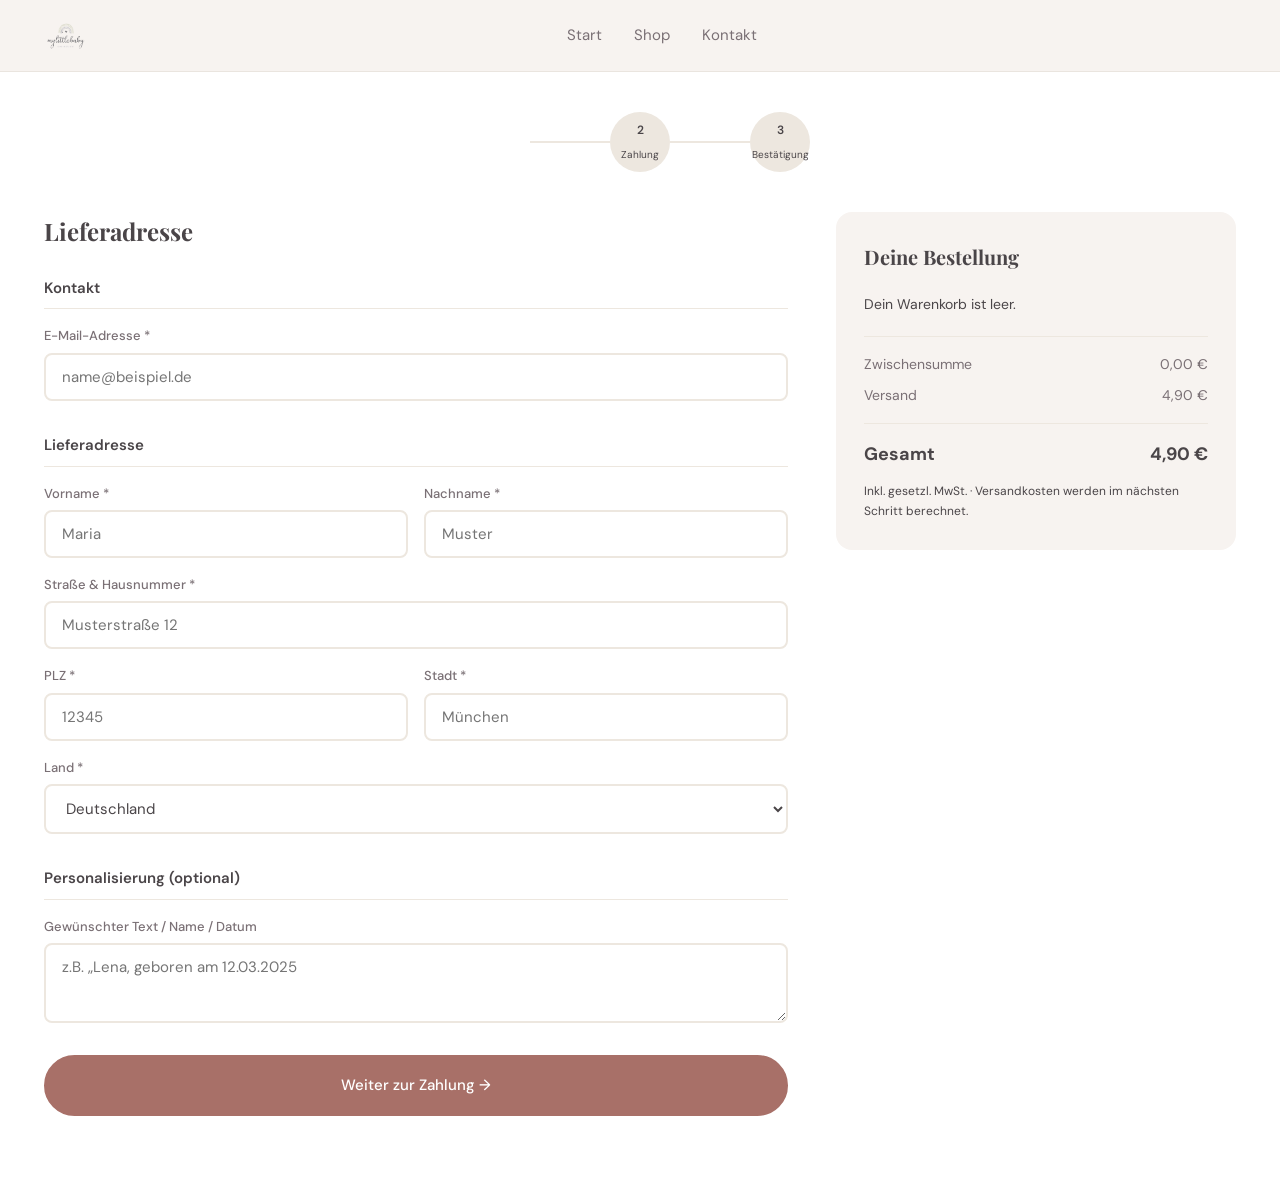
<file: checkout.html>
<!DOCTYPE html>
<html lang="de">
<head>
  <meta charset="UTF-8" />
  <meta name="viewport" content="width=device-width, initial-scale=1.0" />
  <title>Kasse – My Little Baby</title>
  <link rel="preconnect" href="https://fonts.googleapis.com" />
  <link rel="preconnect" href="https://fonts.gstatic.com" crossorigin />
  <link href="https://fonts.googleapis.com/css2?family=Playfair+Display:ital,wght@0,400;0,600;1,400&family=DM+Sans:wght@300;400;500&display=swap" rel="stylesheet" />
  <link rel="stylesheet" href="css/style.css" />
</head>
<body>

  <!-- NAV -->
  <header class="site-header" id="site-header">
    <nav class="nav container">
      <a href="index.html" class="nav__logo">
        <img src="images/MLB_CI-01.png" alt="My Little Baby" />
      </a>
      <ul class="nav__links">
        <li><a href="index.html" class="nav__link">Start</a></li>
        <li><a href="shop.html" class="nav__link">Shop</a></li>
        <li><a href="index.html#kontakt" class="nav__link">Kontakt</a></li>
      </ul>
      <div class="nav__actions">
        <button class="nav__toggle" id="navToggle" aria-label="Menü"><span></span><span></span><span></span></button>
      </div>
    </nav>
  </header>

  <!-- CHECKOUT PAGE -->
  <div class="checkout-page">
    <div class="container">
      <!-- Progress Steps -->
      <div style="display:flex;align-items:center;gap:0;margin-bottom:40px;justify-content:center;">
        <div class="step active" data-step="1">1<span>Adresse</span></div>
        <div class="step-line"></div>
        <div class="step" data-step="2">2<span>Zahlung</span></div>
        <div class="step-line"></div>
        <div class="step" data-step="3">3<span>Bestätigung</span></div>
      </div>

      <div class="checkout-layout">
        <!-- Form -->
        <div class="checkout-form">
          <!-- Step 1: Address -->
          <div id="step1">
            <h2>Lieferadresse</h2>
            <form id="addressForm">
              <div class="form-section">
                <h3>Kontakt</h3>
                <div class="form-group">
                  <label for="email">E-Mail-Adresse *</label>
                  <input type="email" id="email" name="email" placeholder="name@beispiel.de" required />
                </div>
              </div>
              <div class="form-section">
                <h3>Lieferadresse</h3>
                <div class="form-row">
                  <div class="form-group">
                    <label for="firstName">Vorname *</label>
                    <input type="text" id="firstName" name="firstName" placeholder="Maria" required />
                  </div>
                  <div class="form-group">
                    <label for="lastName">Nachname *</label>
                    <input type="text" id="lastName" name="lastName" placeholder="Muster" required />
                  </div>
                </div>
                <div class="form-group">
                  <label for="street">Straße & Hausnummer *</label>
                  <input type="text" id="street" name="street" placeholder="Musterstraße 12" required />
                </div>
                <div class="form-row">
                  <div class="form-group">
                    <label for="zip">PLZ *</label>
                    <input type="text" id="zip" name="zip" placeholder="12345" required pattern="[0-9]{5}" />
                  </div>
                  <div class="form-group">
                    <label for="city">Stadt *</label>
                    <input type="text" id="city" name="city" placeholder="München" required />
                  </div>
                </div>
                <div class="form-group">
                  <label for="country">Land *</label>
                  <select id="country" name="country" required>
                    <option value="DE">Deutschland</option>
                    <option value="AT">Österreich</option>
                    <option value="CH">Schweiz</option>
                  </select>
                </div>
              </div>
              <div class="form-section">
                <h3>Personalisierung (optional)</h3>
                <div class="form-group">
                  <label for="personalization">Gewünschter Text / Name / Datum</label>
                  <textarea id="personalization" name="personalization" placeholder="z.B. „Lena, geboren am 12.03.2025""></textarea>
                </div>
              </div>
              <button type="submit" class="btn btn--primary" style="width:100%;justify-content:center;padding:16px">Weiter zur Zahlung →</button>
            </form>
          </div>

          <!-- Step 2: Payment -->
          <div id="step2" style="display:none">
            <h2>Zahlungsmethode</h2>
            <form id="paymentForm">
              <div class="form-section">
                <h3>Wähle deine Zahlungsart</h3>
                <div class="payment-methods">
                  <label class="payment-method">
                    <input type="radio" name="payment" value="paypal" checked />
                    <label>🅿️ PayPal</label>
                  </label>
                  <label class="payment-method">
                    <input type="radio" name="payment" value="klarna" />
                    <label>🛍️ Klarna – Jetzt kaufen, später bezahlen</label>
                  </label>
                  <label class="payment-method">
                    <input type="radio" name="payment" value="card" />
                    <label>💳 Kreditkarte (Visa / Mastercard)</label>
                  </label>
                  <label class="payment-method">
                    <input type="radio" name="payment" value="transfer" />
                    <label>🏦 Überweisung</label>
                  </label>
                </div>
              </div>

              <div id="cardFields" style="display:none;" class="form-section">
                <h3>Kartendaten</h3>
                <div class="form-group">
                  <label>Karteninhaber</label>
                  <input type="text" placeholder="Max Mustermann" />
                </div>
                <div class="form-group">
                  <label>Kartennummer</label>
                  <input type="text" placeholder="•••• •••• •••• ••••" maxlength="19" />
                </div>
                <div class="form-row">
                  <div class="form-group">
                    <label>Gültig bis</label>
                    <input type="text" placeholder="MM/JJ" maxlength="5" />
                  </div>
                  <div class="form-group">
                    <label>CVC</label>
                    <input type="text" placeholder="•••" maxlength="4" />
                  </div>
                </div>
              </div>

              <div style="display:flex;gap:12px;margin-top:8px;">
                <button type="button" onclick="goStep(1)" class="btn btn--outline" style="flex:1">← Zurück</button>
                <button type="submit" class="btn btn--primary" style="flex:2;justify-content:center">Bestellung aufgeben →</button>
              </div>
            </form>
          </div>

          <!-- Step 3: Confirmation -->
          <div id="step3" style="display:none;text-align:center;padding:40px 0;">
            <div style="font-size:64px;margin-bottom:16px">🎉</div>
            <h2 style="font-family:var(--font-serif);font-size:32px;margin-bottom:12px">Vielen Dank für deine Bestellung!</h2>
            <p style="color:var(--text-light);margin-bottom:8px">Deine Bestellbestätigung wurde an deine E-Mail-Adresse geschickt.</p>
            <p style="color:var(--text-light);margin-bottom:32px">Wir bearbeiten deine Bestellung liebevoll und versenden in 2–4 Werktagen. 🌸</p>
            <a href="shop.html" class="btn btn--primary">Zurück zum Shop</a>
          </div>
        </div>

        <!-- Order Summary -->
        <aside class="order-summary">
          <h3>Deine Bestellung</h3>
          <div class="order-items" id="orderItems"></div>
          <hr class="order-summary-divider" />
          <div class="order-line"><span>Zwischensumme</span><span id="orderSubtotal">0,00 €</span></div>
          <div class="order-line"><span>Versand</span><span id="orderShipping">Kostenfrei ab 29 €</span></div>
          <hr class="order-summary-divider" />
          <div class="order-total"><span>Gesamt</span><span id="orderTotal">0,00 €</span></div>
          <p style="font-size:12px;color:var(--text-light);margin-top:12px">Inkl. gesetzl. MwSt. · Versandkosten werden im nächsten Schritt berechnet.</p>
        </aside>
      </div>
    </div>
  </div>

  <div class="toast" id="toast"></div>

  <style>
    .step{display:flex;flex-direction:column;align-items:center;gap:4px;font-size:12px;font-weight:600;width:60px;height:60px;border-radius:50%;background:var(--beige);color:var(--text-light);justify-content:center;transition:var(--transition)}
    .step span{font-size:10px;font-weight:400;display:block;width:60px;text-align:center;margin-top:2px}
    .step.active{background:var(--pink-dark);color:var(--white)}
    .step.done{background:var(--mint-dark);color:var(--white)}
    .step-line{flex:1;height:2px;background:var(--beige);max-width:80px}
  </style>

  <script src="js/products.js"></script>
  <script src="js/cart.js"></script>
  <script src="js/main.js"></script>
  <script src="js/checkout.js"></script>
</body>
</html>
</file>
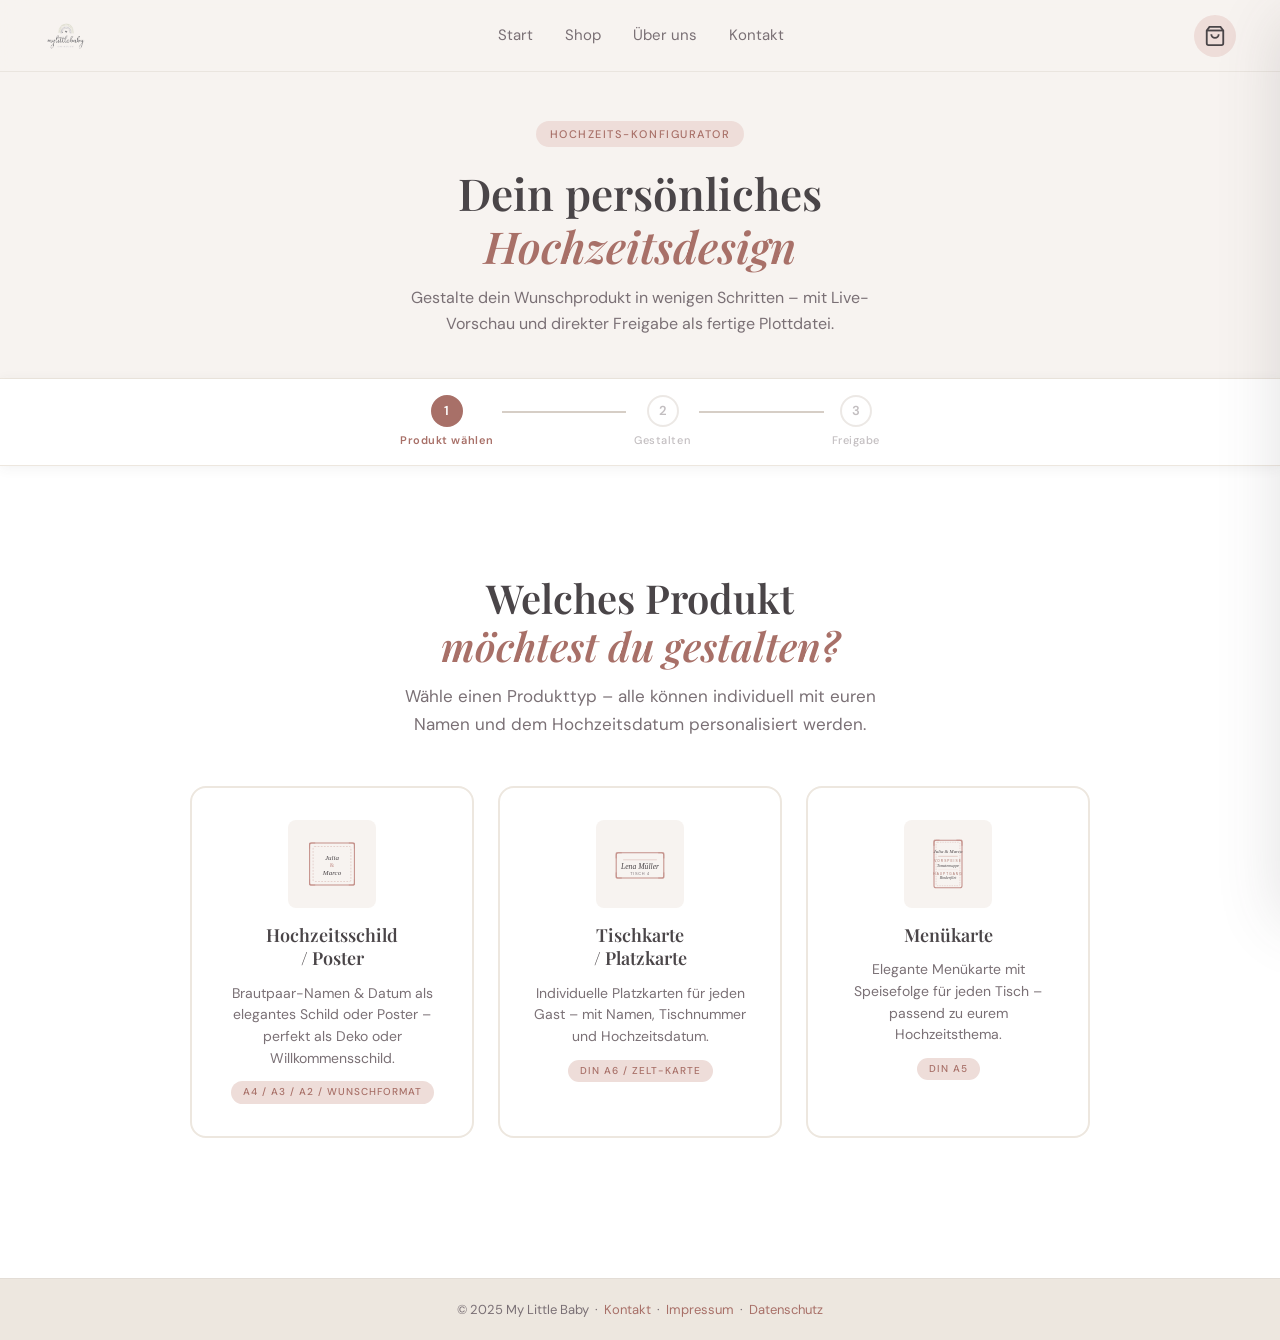
<file: configurator.html>
<!DOCTYPE html>
<html lang="de">
<head>
  <meta charset="UTF-8" />
  <meta name="viewport" content="width=device-width, initial-scale=1.0" />
  <title>Hochzeits-Konfigurator – My Little Baby</title>
  <meta name="description" content="Gestalte dein personalisiertes Hochzeitsprodukt – Live-Vorschau und direkte Freigabe als Plottdatei." />
  <link rel="preconnect" href="https://fonts.googleapis.com" />
  <link rel="preconnect" href="https://fonts.gstatic.com" crossorigin />
  <link href="https://fonts.googleapis.com/css2?family=Playfair+Display:ital,wght@0,400;0,600;1,400&family=DM+Sans:wght@300;400;500&display=swap" rel="stylesheet" />
  <link rel="stylesheet" href="css/style.css" />
  <link rel="stylesheet" href="css/configurator.css" />
</head>
<body>

  <!-- ─── NAVIGATION ─── -->
  <header class="site-header" id="site-header">
    <nav class="nav container">
      <a href="index.html" class="nav__logo">
        <img src="images/MLB_CI-01.png" alt="My Little Baby" />
      </a>
      <ul class="nav__links">
        <li><a href="index.html" class="nav__link">Start</a></li>
        <li><a href="shop.html" class="nav__link">Shop</a></li>
        <li><a href="index.html#ueber-uns" class="nav__link">Über uns</a></li>
        <li><a href="index.html#kontakt" class="nav__link">Kontakt</a></li>
      </ul>
      <div class="nav__actions">
        <button class="btn-cart" id="cartBtn" aria-label="Warenkorb">
          <svg width="22" height="22" viewBox="0 0 24 24" fill="none" stroke="currentColor" stroke-width="2">
            <path d="M6 2L3 6v14a2 2 0 002 2h14a2 2 0 002-2V6l-3-4z"/>
            <line x1="3" y1="6" x2="21" y2="6"/>
            <path d="M16 10a4 4 0 01-8 0"/>
          </svg>
          <span class="cart-count" id="cartCount">0</span>
        </button>
        <button class="nav__toggle" id="navToggle" aria-label="Menü">
          <span></span><span></span><span></span>
        </button>
      </div>
    </nav>
  </header>

  <!-- ─── HERO ─── -->
  <section class="cfg-hero">
    <div class="container">
      <span class="section__tag">Hochzeits-Konfigurator</span>
      <h1 class="cfg-hero__title">Dein persönliches<br /><em>Hochzeitsdesign</em></h1>
      <p class="cfg-hero__sub">Gestalte dein Wunschprodukt in wenigen Schritten – mit Live-Vorschau und direkter Freigabe als fertige Plottdatei.</p>
    </div>
  </section>

  <!-- ─── STEP INDICATOR ─── -->
  <div class="cfg-steps-bar">
    <div class="container">
      <div class="cfg-steps">
        <div class="cfg-step active" data-step="1">
          <span class="cfg-step__num">1</span>
          <span class="cfg-step__label">Produkt wählen</span>
        </div>
        <div class="cfg-step__line"></div>
        <div class="cfg-step" data-step="2">
          <span class="cfg-step__num">2</span>
          <span class="cfg-step__label">Gestalten</span>
        </div>
        <div class="cfg-step__line"></div>
        <div class="cfg-step" data-step="3">
          <span class="cfg-step__num">3</span>
          <span class="cfg-step__label">Freigabe</span>
        </div>
      </div>
    </div>
  </div>

  <!-- ─── MAIN ─── -->
  <main class="cfg-main" id="cfgMain">

    <!-- ══ PANEL 1: Produkttyp wählen ══ -->
    <div class="cfg-panel active" id="panel1">
      <div class="section" style="padding-top:48px">
        <div class="container">
          <div class="section__head">
            <h2 class="section__title">Welches Produkt<br /><em>möchtest du gestalten?</em></h2>
            <p class="section__sub">Wähle einen Produkttyp – alle können individuell mit euren Namen und dem Hochzeitsdatum personalisiert werden.</p>
          </div>

          <div class="cfg-type-grid">

            <!-- Hochzeitsschild -->
            <button class="cfg-type-card" data-type="schild">
              <div class="cfg-type-card__icon">
                <svg viewBox="0 0 80 80" fill="none" xmlns="http://www.w3.org/2000/svg">
                  <rect x="8" y="10" width="64" height="60" rx="3" stroke="#c4908a" stroke-width="1.5"/>
                  <rect x="13" y="15" width="54" height="50" rx="2" stroke="#c4908a" stroke-width="0.5" stroke-dasharray="2.5 2"/>
                  <path d="M8,18 L8,10 L16,10" stroke="#c4908a" stroke-width="1.2" fill="none"/>
                  <path d="M64,10 L72,10 L72,18" stroke="#c4908a" stroke-width="1.2" fill="none"/>
                  <path d="M8,62 L8,70 L16,70" stroke="#c4908a" stroke-width="1.2" fill="none"/>
                  <path d="M64,70 L72,70 L72,62" stroke="#c4908a" stroke-width="1.2" fill="none"/>
                  <text x="40" y="34" text-anchor="middle" font-family="Georgia,serif" font-size="10" font-style="italic" fill="#4a4548">Julia</text>
                  <text x="40" y="44" text-anchor="middle" font-family="Georgia,serif" font-size="8" fill="#c4908a">&amp;</text>
                  <text x="40" y="55" text-anchor="middle" font-family="Georgia,serif" font-size="10" font-style="italic" fill="#4a4548">Marco</text>
                </svg>
              </div>
              <h3>Hochzeitsschild<br />/ Poster</h3>
              <p>Brautpaar-Namen &amp; Datum als elegantes Schild oder Poster – perfekt als Deko oder Willkommensschild.</p>
              <span class="cfg-type-card__tag">A4 / A3 / A2 / Wunschformat</span>
            </button>

            <!-- Tischkarte -->
            <button class="cfg-type-card" data-type="tischkarte">
              <div class="cfg-type-card__icon">
                <svg viewBox="0 0 80 80" fill="none" xmlns="http://www.w3.org/2000/svg">
                  <rect x="6" y="24" width="68" height="36" rx="3" stroke="#c4908a" stroke-width="1.5"/>
                  <path d="M6,32 L6,24 L14,24" stroke="#c4908a" stroke-width="1.2" fill="none"/>
                  <path d="M66,24 L74,24 L74,32" stroke="#c4908a" stroke-width="1.2" fill="none"/>
                  <path d="M6,52 L6,60 L14,60" stroke="#c4908a" stroke-width="1.2" fill="none"/>
                  <path d="M66,60 L74,60 L74,52" stroke="#c4908a" stroke-width="1.2" fill="none"/>
                  <line x1="16" y1="34" x2="64" y2="34" stroke="#c4908a" stroke-width="0.5"/>
                  <text x="40" y="47" text-anchor="middle" font-family="Georgia,serif" font-size="11" font-style="italic" fill="#4a4548">Lena Müller</text>
                  <text x="40" y="56" text-anchor="middle" font-family="sans-serif" font-size="5.5" letter-spacing="1" fill="#7a7075">TISCH 4</text>
                </svg>
              </div>
              <h3>Tischkarte<br />/ Platzkarte</h3>
              <p>Individuelle Platzkarten für jeden Gast – mit Namen, Tischnummer und Hochzeitsdatum.</p>
              <span class="cfg-type-card__tag">DIN A6 / Zelt-Karte</span>
            </button>

            <!-- Menükarte -->
            <button class="cfg-type-card" data-type="menue">
              <div class="cfg-type-card__icon">
                <svg viewBox="0 0 80 80" fill="none" xmlns="http://www.w3.org/2000/svg">
                  <rect x="20" y="6" width="40" height="68" rx="3" stroke="#c4908a" stroke-width="1.5"/>
                  <rect x="23" y="9" width="34" height="62" rx="2" stroke="#c4908a" stroke-width="0.4" stroke-dasharray="2 1.5"/>
                  <path d="M20,14 L20,6 L28,6" stroke="#c4908a" stroke-width="1.2" fill="none"/>
                  <path d="M52,6 L60,6 L60,14" stroke="#c4908a" stroke-width="1.2" fill="none"/>
                  <text x="40" y="24" text-anchor="middle" font-family="Georgia,serif" font-size="7" font-style="italic" fill="#4a4548">Julia &amp; Marco</text>
                  <line x1="26" y1="29" x2="54" y2="29" stroke="#c4908a" stroke-width="0.6"/>
                  <text x="40" y="37" text-anchor="middle" font-family="sans-serif" font-size="4.5" letter-spacing="1.5" fill="#a87068">VORSPEISE</text>
                  <text x="40" y="44" text-anchor="middle" font-family="Georgia,serif" font-size="5.5" font-style="italic" fill="#4a4548">Tomatensuppe</text>
                  <line x1="26" y1="48" x2="54" y2="48" stroke="#eeddd9" stroke-width="0.5"/>
                  <text x="40" y="55" text-anchor="middle" font-family="sans-serif" font-size="4.5" letter-spacing="1.5" fill="#a87068">HAUPTGANG</text>
                  <text x="40" y="62" text-anchor="middle" font-family="Georgia,serif" font-size="5.5" font-style="italic" fill="#4a4548">Rinderfilet</text>
                </svg>
              </div>
              <h3>Menükarte</h3>
              <p>Elegante Menükarte mit Speisefolge für jeden Tisch – passend zu eurem Hochzeitsthema.</p>
              <span class="cfg-type-card__tag">DIN A5</span>
            </button>

          </div>
        </div>
      </div>
    </div>

    <!-- ══ PANEL 2: Formular + Live-Vorschau ══ -->
    <div class="cfg-panel" id="panel2">
      <div class="cfg-workspace">

        <!-- Form column -->
        <div class="cfg-form-col">
          <div class="cfg-form-inner">
            <button class="cfg-back-btn" id="backBtn1">← Produkt wechseln</button>
            <h2 class="cfg-form__title" id="formTitle">Dein Hochzeitsprodukt</h2>
            <p class="cfg-form__subtitle" id="formSubtitle"></p>
            <div id="formFields"></div>
            <div class="cfg-form-actions">
              <button class="btn btn--primary btn--full" id="toStep3Btn">Vorschau bestätigen →</button>
            </div>
          </div>
        </div>

        <!-- Preview column -->
        <div class="cfg-preview-col">
          <div class="cfg-preview-wrap">
            <span class="cfg-preview-label">Live-Vorschau</span>
            <div class="cfg-preview-box" id="svgPreview" aria-live="polite"></div>
            <p class="cfg-preview-hint">Die Vorschau aktualisiert sich automatisch beim Tippen</p>
          </div>
        </div>

      </div>
    </div>

    <!-- ══ PANEL 3: Freigabe ══ -->
    <div class="cfg-panel" id="panel3">
      <div class="cfg-approval">
        <button class="cfg-back-btn" id="backBtn2">← Zurück zum Bearbeiten</button>

        <div class="section__head" style="margin-bottom:32px">
          <h2 class="section__title">Dein Design –<br /><em>bereit zur Freigabe?</em></h2>
        </div>
        <p class="cfg-approval__sub">Bitte überprüfe alle Angaben sorgfältig. Nach der Freigabe wird die fertige Plottdatei direkt an uns in Dropbox übermittelt.</p>

        <!-- SVG preview -->
        <div class="cfg-approval__preview" id="approvalPreview"></div>

        <!-- Order summary -->
        <div class="cfg-summary" id="orderSummary"></div>

        <!-- Customer contact -->
        <div class="cfg-customer-form">
          <h3>Deine Kontaktdaten</h3>
          <div class="cfg-field-row">
            <div class="cfg-field">
              <label for="custName">Dein Name <span class="cfg-req">*</span></label>
              <input type="text" id="custName" class="cfg-input" placeholder="Vorname Nachname" autocomplete="name" required />
            </div>
            <div class="cfg-field">
              <label for="custEmail">E-Mail-Adresse <span class="cfg-req">*</span></label>
              <input type="email" id="custEmail" class="cfg-input" placeholder="deine@email.de" autocomplete="email" required />
            </div>
          </div>
          <div class="cfg-field">
            <label for="custNote">Anmerkungen (optional)</label>
            <textarea id="custNote" class="cfg-input cfg-textarea" rows="3" placeholder="Besondere Wünsche, Wunschformat-Angaben, Farbwünsche …"></textarea>
          </div>
        </div>

        <div style="text-align:center;margin-top:8px">
          <button class="btn btn--primary" id="approveBtn" style="font-size:16px;padding:16px 44px">
            ✓ Design freigeben &amp; Datei übermitteln
          </button>
          <p class="cfg-approval__legal">Mit der Freigabe bestätigst du, dass alle Angaben korrekt sind. Die fertige SVG-Plottdatei wird direkt in unseren Dropbox-Ordner übertragen.</p>
        </div>
      </div>
    </div>

    <!-- ══ PANEL 4: Erfolg ══ -->
    <div class="cfg-panel" id="panel4">
      <div class="cfg-success">
        <div class="cfg-success__icon">✓</div>
        <h2 class="section__title" style="text-align:center">Freigabe erteilt –<br /><em>Vielen Dank!</em></h2>
        <p class="cfg-success__sub">Dein Design wurde erfolgreich übermittelt. Wir melden uns bald bei dir!</p>

        <div class="cfg-success__details" id="successDetails"></div>

        <div class="cfg-success__actions">
          <button class="btn btn--primary" id="downloadBtn" style="display:none">
            SVG-Datei herunterladen
          </button>
          <a href="shop.html" class="btn btn--outline">Zurück zum Shop</a>
        </div>

        <p class="cfg-success__note">
          Tipp: Öffne die SVG-Datei in Inkscape oder Adobe Illustrator und konvertiere die Texte in Pfade (Strg+Shift+C), bevor du die Datei auf deinen Plotter überträgst.
        </p>
      </div>
    </div>

  </main>

  <!-- ─── FOOTER ─── -->
  <footer class="cfg-footer">
    <div class="container">
      <p>© 2025 My Little Baby &nbsp;·&nbsp; <a href="index.html#kontakt">Kontakt</a> &nbsp;·&nbsp; <a href="#">Impressum</a> &nbsp;·&nbsp; <a href="#">Datenschutz</a></p>
    </div>
  </footer>

  <!-- Cart drawer (shared) -->
  <div class="cart-overlay" id="cartOverlay"></div>
  <aside class="cart-drawer" id="cartDrawer">
    <div class="cart-drawer__head">
      <h3>Dein Warenkorb</h3>
      <button class="cart-drawer__close" id="cartClose">✕</button>
    </div>
    <div class="cart-drawer__items" id="cartItems"></div>
    <div class="cart-drawer__foot">
      <div class="cart-total">
        <span>Gesamt</span>
        <span id="cartTotal">0,00 €</span>
      </div>
      <a href="checkout.html" class="btn btn--primary btn--full" id="checkoutBtn">Zur Kasse →</a>
      <button class="btn btn--ghost btn--full" id="continueBtn">Weiter einkaufen</button>
    </div>
  </aside>
  <div class="toast" id="toast"></div>

  <script src="js/cart.js"></script>
  <script src="js/configurator.js"></script>
</body>
</html>
</file>
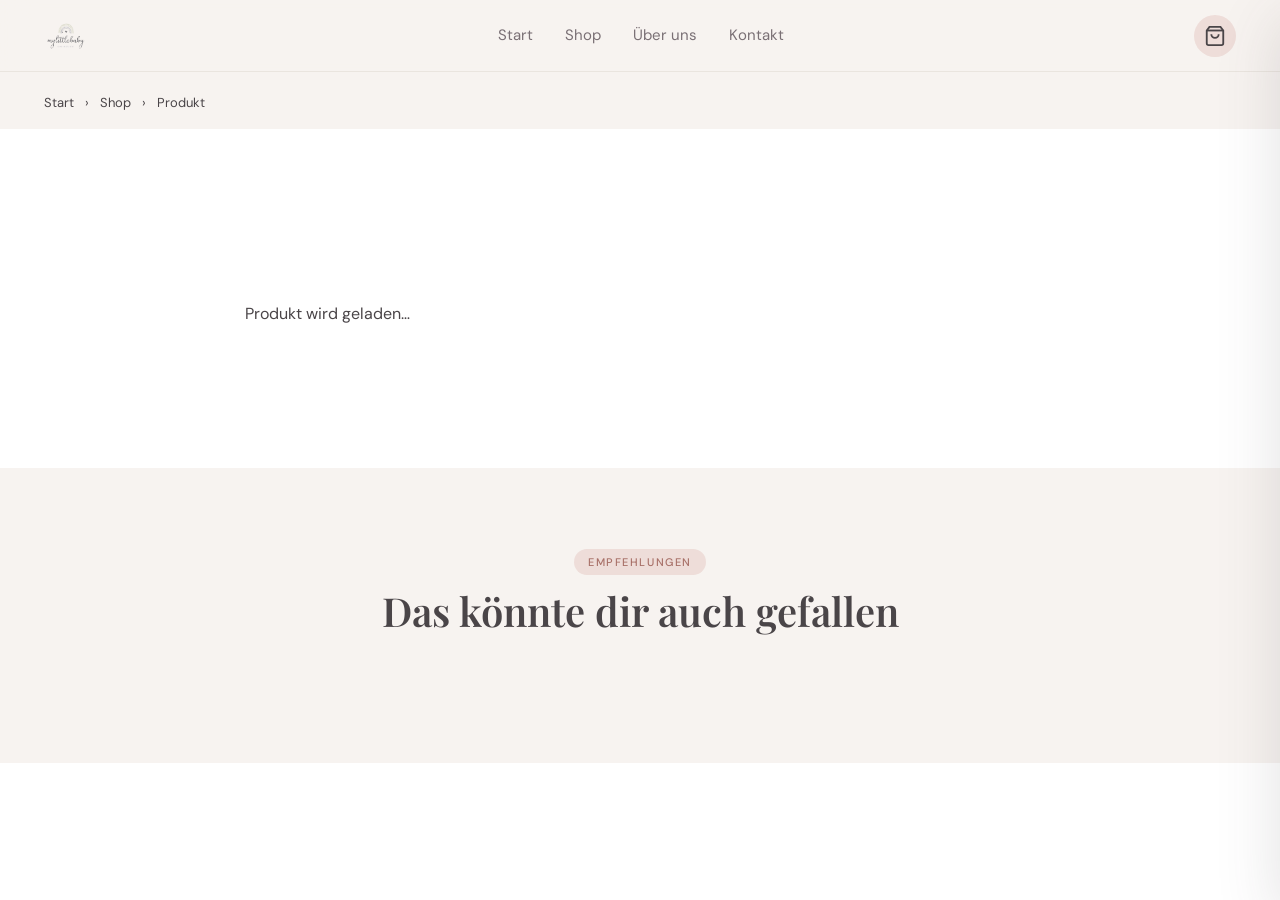
<file: product.html>
<!DOCTYPE html>
<html lang="de">
<head>
  <meta charset="UTF-8" />
  <meta name="viewport" content="width=device-width, initial-scale=1.0" />
  <title>Produkt – My Little Baby</title>
  <link rel="preconnect" href="https://fonts.googleapis.com" />
  <link rel="preconnect" href="https://fonts.gstatic.com" crossorigin />
  <link href="https://fonts.googleapis.com/css2?family=Playfair+Display:ital,wght@0,400;0,600;1,400&family=DM+Sans:wght@300;400;500&display=swap" rel="stylesheet" />
  <link rel="stylesheet" href="css/style.css" />
</head>
<body>

  <!-- NAV -->
  <header class="site-header" id="site-header">
    <nav class="nav container">
      <a href="index.html" class="nav__logo">
        <img src="images/MLB_CI-01.png" alt="My Little Baby" />
      </a>
      <ul class="nav__links">
        <li><a href="index.html" class="nav__link">Start</a></li>
        <li><a href="shop.html" class="nav__link">Shop</a></li>
        <li><a href="index.html#ueber-uns" class="nav__link">Über uns</a></li>
        <li><a href="index.html#kontakt" class="nav__link">Kontakt</a></li>
      </ul>
      <div class="nav__actions">
        <button class="btn-cart" id="cartBtn" aria-label="Warenkorb">
          <svg width="22" height="22" viewBox="0 0 24 24" fill="none" stroke="currentColor" stroke-width="2"><path d="M6 2L3 6v14a2 2 0 002 2h14a2 2 0 002-2V6l-3-4z"/><line x1="3" y1="6" x2="21" y2="6"/><path d="M16 10a4 4 0 01-8 0"/></svg>
          <span class="cart-count" id="cartCount">0</span>
        </button>
        <button class="nav__toggle" id="navToggle" aria-label="Menü">
          <span></span><span></span><span></span>
        </button>
      </div>
    </nav>
  </header>

  <!-- BREADCRUMB -->
  <div style="padding:calc(var(--header-h) + 20px) 0 0; background:var(--cream);">
    <div class="container" style="padding-bottom:16px;">
      <nav style="font-size:13px; color:var(--text-light);">
        <a href="index.html" style="color:var(--text-light)">Start</a>
        <span style="margin:0 8px">›</span>
        <a href="shop.html" style="color:var(--text-light)">Shop</a>
        <span style="margin:0 8px">›</span>
        <span id="breadcrumbName" style="color:var(--text)">Produkt</span>
      </nav>
    </div>
  </div>

  <!-- PRODUCT DETAIL -->
  <section class="product-detail">
    <div class="container">
      <div class="product-detail__inner" id="productDetail">
        <div style="text-align:center; padding:60px; color:var(--text-light)">Produkt wird geladen…</div>
      </div>
    </div>
  </section>

  <!-- RELATED PRODUCTS -->
  <section class="section section--light">
    <div class="container">
      <div class="section__head">
        <span class="section__tag">Empfehlungen</span>
        <h2 class="section__title">Das könnte dir auch gefallen</h2>
      </div>
      <div class="product-grid" id="relatedGrid"></div>
    </div>
  </section>

  <!-- CART DRAWER -->
  <div class="cart-overlay" id="cartOverlay"></div>
  <aside class="cart-drawer" id="cartDrawer">
    <div class="cart-drawer__head">
      <h3>Dein Warenkorb</h3>
      <button class="cart-drawer__close" id="cartClose">✕</button>
    </div>
    <div class="cart-drawer__items" id="cartItems"></div>
    <div class="cart-drawer__foot">
      <div class="cart-total"><span>Gesamt</span><span id="cartTotal">0,00 €</span></div>
      <p class="cart-shipping">Versandkosten werden im Checkout berechnet</p>
      <a href="checkout.html" class="btn btn--primary btn--full" id="checkoutBtn">Zur Kasse →</a>
      <button class="btn btn--ghost btn--full" id="continueBtn" style="color:var(--text);">Weiter einkaufen</button>
    </div>
  </aside>
  <div class="toast" id="toast"></div>

  <script src="js/products.js"></script>
  <script src="js/cart.js"></script>
  <script src="js/main.js"></script>
  <script src="js/product.js"></script>
</body>
</html>
</file>
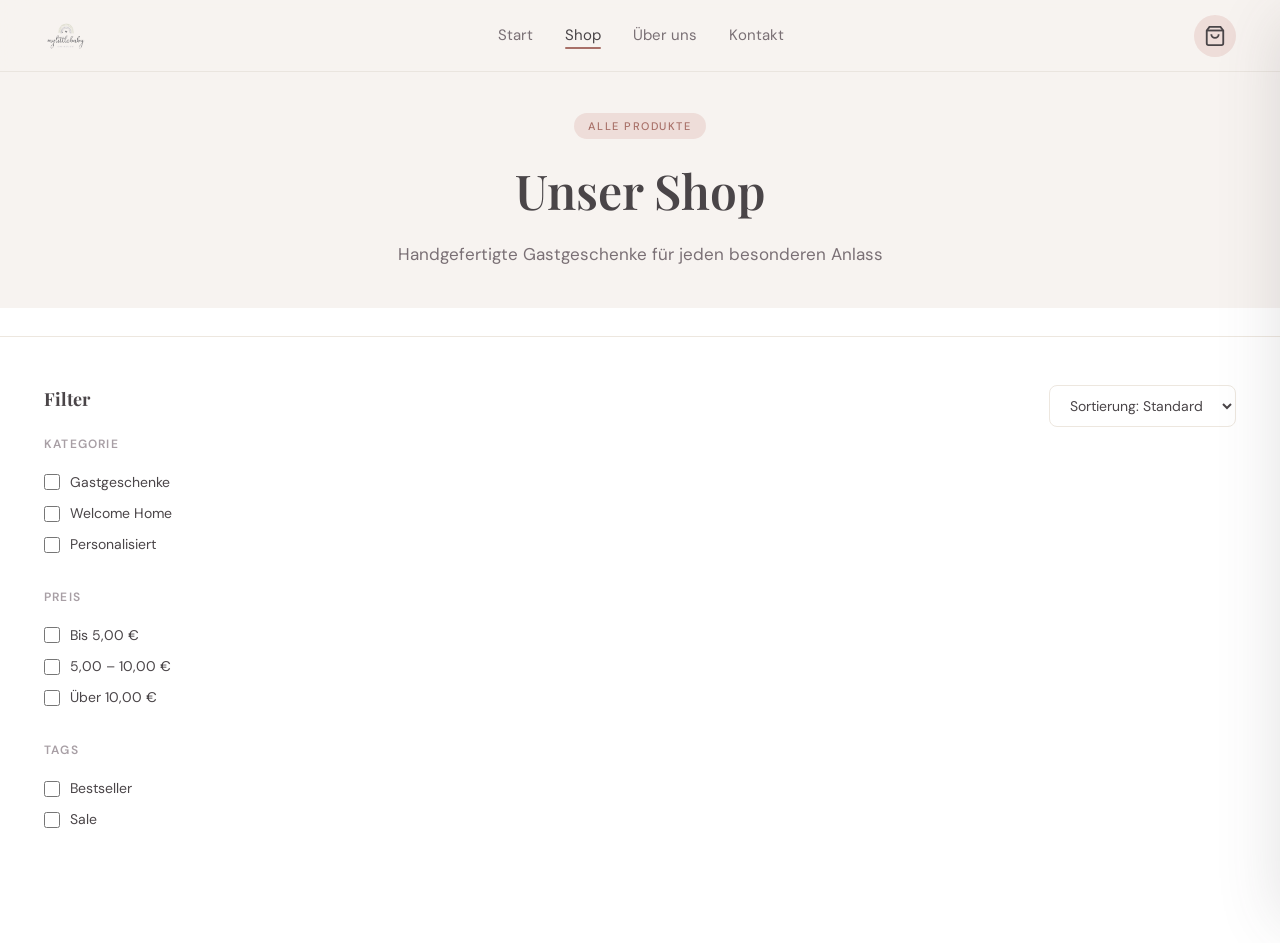
<file: shop.html>
<!DOCTYPE html>
<html lang="de">
<head>
  <meta charset="UTF-8" />
  <meta name="viewport" content="width=device-width, initial-scale=1.0" />
  <title>Shop – My Little Baby</title>
  <link rel="preconnect" href="https://fonts.googleapis.com" />
  <link rel="preconnect" href="https://fonts.gstatic.com" crossorigin />
  <link href="https://fonts.googleapis.com/css2?family=Playfair+Display:ital,wght@0,400;0,600;1,400&family=DM+Sans:wght@300;400;500&display=swap" rel="stylesheet" />
  <link rel="stylesheet" href="css/style.css" />
</head>
<body>

  <!-- NAV -->
  <header class="site-header" id="site-header">
    <nav class="nav container">
      <a href="index.html" class="nav__logo">
        <img src="images/MLB_CI-01.png" alt="My Little Baby" />
      </a>
      <ul class="nav__links">
        <li><a href="index.html" class="nav__link">Start</a></li>
        <li><a href="shop.html" class="nav__link active">Shop</a></li>
        <li><a href="index.html#ueber-uns" class="nav__link">Über uns</a></li>
        <li><a href="index.html#kontakt" class="nav__link">Kontakt</a></li>
      </ul>
      <div class="nav__actions">
        <button class="btn-cart" id="cartBtn" aria-label="Warenkorb">
          <svg width="22" height="22" viewBox="0 0 24 24" fill="none" stroke="currentColor" stroke-width="2"><path d="M6 2L3 6v14a2 2 0 002 2h14a2 2 0 002-2V6l-3-4z"/><line x1="3" y1="6" x2="21" y2="6"/><path d="M16 10a4 4 0 01-8 0"/></svg>
          <span class="cart-count" id="cartCount">0</span>
        </button>
        <button class="nav__toggle" id="navToggle" aria-label="Menü">
          <span></span><span></span><span></span>
        </button>
      </div>
    </nav>
  </header>

  <!-- SHOP HERO -->
  <section class="shop-hero">
    <div class="container">
      <span class="section__tag">Alle Produkte</span>
      <h1>Unser Shop</h1>
      <p>Handgefertigte Gastgeschenke für jeden besonderen Anlass</p>
    </div>
  </section>

  <!-- CATEGORY FILTER PILLS -->
  <div style="background:var(--white); border-bottom:1px solid var(--beige); position:sticky; top:72px; z-index:50;">
    <div class="container" style="padding-top:14px; padding-bottom:14px;">
      <div id="catPills" style="display:flex; gap:10px; flex-wrap:wrap;"></div>
    </div>
  </div>

  <!-- SHOP LAYOUT -->
  <div class="container">
    <div class="shop-layout">
      <!-- Sidebar -->
      <aside class="filter-sidebar">
        <h3>Filter</h3>
        <div class="filter-group">
          <h4>Kategorie</h4>
          <label class="filter-option"><input type="checkbox" value="gastgeschenk" class="filter-cat" /> Gastgeschenke</label>
          <label class="filter-option"><input type="checkbox" value="welcome-home" class="filter-cat" /> Welcome Home</label>
          <label class="filter-option"><input type="checkbox" value="personalisiert" class="filter-cat" /> Personalisiert</label>
        </div>
        <div class="filter-group">
          <h4>Preis</h4>
          <label class="filter-option"><input type="checkbox" value="0-5" class="filter-price" /> Bis 5,00 €</label>
          <label class="filter-option"><input type="checkbox" value="5-10" class="filter-price" /> 5,00 – 10,00 €</label>
          <label class="filter-option"><input type="checkbox" value="10-100" class="filter-price" /> Über 10,00 €</label>
        </div>
        <div class="filter-group">
          <h4>Tags</h4>
          <label class="filter-option"><input type="checkbox" value="bestseller" class="filter-tag" /> Bestseller</label>
          <label class="filter-option"><input type="checkbox" value="sale" class="filter-tag" /> Sale</label>
        </div>
      </aside>

      <!-- Main -->
      <main class="shop-main">
        <div class="shop-toolbar">
          <span class="shop-count" id="shopCount"></span>
          <select class="shop-sort" id="shopSort">
            <option value="default">Sortierung: Standard</option>
            <option value="price-asc">Preis: Aufsteigend</option>
            <option value="price-desc">Preis: Absteigend</option>
            <option value="rating">Beste Bewertung</option>
          </select>
        </div>
        <div class="product-grid" id="shopGrid"></div>
      </main>
    </div>
  </div>

  <!-- CART DRAWER -->
  <div class="cart-overlay" id="cartOverlay"></div>
  <aside class="cart-drawer" id="cartDrawer">
    <div class="cart-drawer__head">
      <h3>Dein Warenkorb</h3>
      <button class="cart-drawer__close" id="cartClose">✕</button>
    </div>
    <div class="cart-drawer__items" id="cartItems"></div>
    <div class="cart-drawer__foot">
      <div class="cart-total"><span>Gesamt</span><span id="cartTotal">0,00 €</span></div>
      <p class="cart-shipping">Versandkosten werden im Checkout berechnet</p>
      <a href="checkout.html" class="btn btn--primary btn--full" id="checkoutBtn">Zur Kasse →</a>
      <button class="btn btn--ghost btn--full" id="continueBtn" style="color:var(--text);">Weiter einkaufen</button>
    </div>
  </aside>
  <div class="toast" id="toast"></div>

  <script src="js/products.js"></script>
  <script src="js/cart.js"></script>
  <script src="js/main.js"></script>
  <script src="js/shop.js"></script>
</body>
</html>
</file>
<file: css/style.css>
/* ══════════════════════════════════════════════
   My Little Baby – Stylesheet
   CI: Warm Scandi-Neutral (Dusty Rose, Beige, Warm-Grau)
   ══════════════════════════════════════════════ */

/* ─── TOKENS ─── */
:root {
  --rose:        #c4908a;
  --rose-dark:   #a87068;
  --rose-light:  #eeddd9;
  --mauve:       #d4b5b0;
  --taupe:       #b5a99a;
  --taupe-light: #d6cec6;
  --lavender:    #9e9bc4;
  --sage:        #a8b5a0;
  --cream:       #f7f3f0;
  --beige:       #ede7df;
  --elephant:    #e3ddd6;
  --white:       #ffffff;
  --gray-dark:   #4a4548;
  --gray-mid:    #7a7075;
  --gray-light:  #a89fa5;
  --shadow-sm:   0 2px 12px rgba(74,69,72,.07);
  --shadow-md:   0 8px 32px rgba(74,69,72,.11);
  --shadow-lg:   0 20px 60px rgba(74,69,72,.16);
  --radius-sm:   8px;
  --radius-md:   16px;
  --radius-lg:   24px;
  --transition:  .3s cubic-bezier(.4,0,.2,1);
  --font-serif:  'Playfair Display', Georgia, serif;
  --font-sans:   'DM Sans', system-ui, sans-serif;
  --max-w:       1240px;
  --header-h:    72px;
}

/* ─── RESET ─── */
*, *::before, *::after { box-sizing: border-box; margin: 0; padding: 0; }
html { scroll-behavior: smooth; }
body {
  font-family: var(--font-sans);
  font-size: 16px;
  line-height: 1.65;
  color: var(--gray-dark);
  background: var(--white);
  overflow-x: hidden;
}
img, video { max-width: 100%; height: auto; display: block; }
a { color: inherit; text-decoration: none; }
ul { list-style: none; }
button { cursor: pointer; border: none; background: none; font: inherit; }

/* ─── UTILITIES ─── */
.container { width: 100%; max-width: var(--max-w); margin: 0 auto; padding: 0 24px; }
.section { padding: 80px 0; }
.section--light { background: var(--cream); }
.section--beige { background: var(--beige); }
.section--elephant { background: var(--elephant); }

.section__head { text-align: center; margin-bottom: 48px; }
.section__tag {
  display: inline-block;
  font-size: 11px;
  font-weight: 500;
  letter-spacing: .14em;
  text-transform: uppercase;
  color: var(--rose-dark);
  background: var(--rose-light);
  padding: 4px 14px;
  border-radius: 999px;
  margin-bottom: 12px;
}
.section__title {
  font-family: var(--font-serif);
  font-size: clamp(26px, 4vw, 40px);
  font-weight: 600;
  color: var(--gray-dark);
  line-height: 1.2;
  margin-bottom: 12px;
}
.section__title em { font-style: italic; color: var(--rose-dark); }
.section__sub { color: var(--gray-mid); font-size: 17px; max-width: 480px; margin: 0 auto; }
.section__cta { text-align: center; margin-top: 40px; }

/* ─── BUTTONS ─── */
.btn {
  display: inline-flex; align-items: center; gap: 8px;
  padding: 13px 28px;
  border-radius: 999px;
  font-size: 15px; font-weight: 500; font-family: var(--font-sans);
  transition: var(--transition);
  cursor: pointer; border: 2px solid transparent;
  white-space: nowrap;
}
.btn--primary { background: var(--rose-dark); color: var(--white); border-color: var(--rose-dark); }
.btn--primary:hover { background: #96605a; border-color: #96605a; transform: translateY(-2px); box-shadow: var(--shadow-md); }
.btn--ghost {
  background: rgba(255,255,255,.16); color: var(--white);
  border-color: rgba(255,255,255,.45); backdrop-filter: blur(8px);
}
.btn--ghost:hover { background: rgba(255,255,255,.26); }
.btn--outline { background: transparent; color: var(--rose-dark); border-color: var(--rose-dark); }
.btn--outline:hover { background: var(--rose-light); }
.btn--full { width: 100%; justify-content: center; }

/* ─── HEADER / NAV ─── */
.site-header {
  position: fixed; top: 0; left: 0; right: 0;
  z-index: 100; height: var(--header-h);
  background: rgba(247,243,240,.94);
  backdrop-filter: blur(16px);
  border-bottom: 1px solid rgba(181,169,154,.2);
  transition: box-shadow var(--transition);
}
.site-header.scrolled { box-shadow: var(--shadow-sm); }

.nav {
  height: 100%; display: flex; align-items: center;
  justify-content: space-between; gap: 24px;
}
.nav__logo {
  display: flex; align-items: center; gap: 10px;
  font-family: var(--font-serif); font-size: 19px; font-weight: 600; color: var(--gray-dark);
}
.nav__logo img { height: 44px; width: auto; }
.nav__logo-text { line-height: 1.1; }
.nav__logo-text small { display: block; font-family: var(--font-sans); font-size: 10px; letter-spacing: .12em; text-transform: uppercase; color: var(--gray-light); font-weight: 400; }

.nav__links { display: flex; align-items: center; gap: 32px; }
.nav__link {
  font-size: 15px; font-weight: 400; color: var(--gray-mid);
  transition: color var(--transition); position: relative;
}
.nav__link::after {
  content: ''; position: absolute; bottom: -4px; left: 0;
  width: 0; height: 2px; background: var(--rose-dark);
  border-radius: 2px; transition: width var(--transition);
}
.nav__link:hover, .nav__link.active { color: var(--gray-dark); }
.nav__link:hover::after, .nav__link.active::after { width: 100%; }

.nav__actions { display: flex; align-items: center; gap: 16px; }

.btn-cart {
  position: relative; width: 42px; height: 42px;
  display: flex; align-items: center; justify-content: center;
  border-radius: 50%; background: var(--rose-light); color: var(--gray-dark);
  transition: var(--transition);
}
.btn-cart:hover { background: var(--rose-dark); color: var(--white); }
.cart-count {
  position: absolute; top: -4px; right: -4px;
  width: 18px; height: 18px; font-size: 10px; font-weight: 700;
  background: var(--gray-dark); color: var(--white);
  border-radius: 50%; display: flex; align-items: center; justify-content: center;
  opacity: 0; transform: scale(0); transition: var(--transition);
}
.cart-count.visible { opacity: 1; transform: scale(1); }

.nav__toggle { display: none; flex-direction: column; gap: 5px; width: 28px; }
.nav__toggle span { display: block; height: 2px; background: var(--gray-dark); border-radius: 2px; transition: var(--transition); }

/* ─── HERO ─── */
.hero {
  position: relative; min-height: 100svh;
  display: flex; align-items: center;
  padding-top: var(--header-h); overflow: hidden;
}
.hero__media { position: absolute; inset: 0; }
.hero__video { width: 100%; height: 100%; object-fit: cover; object-position: center; }
.hero__overlay {
  position: absolute; inset: 0;
  background: linear-gradient(135deg,
    rgba(74,69,72,.62) 0%,
    rgba(74,69,72,.30) 50%,
    rgba(196,144,138,.18) 100%);
}
.hero__content {
  position: relative; z-index: 2; max-width: 640px;
  color: var(--white); padding: 60px 0;
}
.hero__tag {
  display: inline-block;
  background: rgba(255,255,255,.16);
  backdrop-filter: blur(12px);
  border: 1px solid rgba(255,255,255,.28);
  border-radius: 999px; padding: 6px 18px;
  font-size: 12px; font-weight: 500; letter-spacing: .08em;
  margin-bottom: 20px;
}
.hero__title {
  font-family: var(--font-serif);
  font-size: clamp(38px, 5.5vw, 68px);
  font-weight: 600; line-height: 1.1; margin-bottom: 20px;
}
.hero__title em { font-style: italic; color: var(--mauve); }
.hero__sub {
  font-size: 17px; line-height: 1.6;
  color: rgba(255,255,255,.82); margin-bottom: 36px; max-width: 480px;
}
.hero__cta { display: flex; gap: 14px; flex-wrap: wrap; }
.hero__scroll {
  position: absolute; bottom: 32px; right: 40px; z-index: 2;
  display: flex; flex-direction: column; align-items: center; gap: 10px;
  color: rgba(255,255,255,.5); font-size: 11px; letter-spacing: .1em;
  text-transform: uppercase; writing-mode: vertical-rl;
}
.hero__scroll-line { width: 1px; height: 48px; background: linear-gradient(to bottom, rgba(255,255,255,.4), transparent); }

/* ─── TRUST BAR ─── */
.trust-bar { background: var(--white); border-bottom: 1px solid var(--beige); }
.trust-bar__inner {
  display: flex; align-items: center; justify-content: center;
  gap: 40px; padding: 20px 24px; flex-wrap: wrap;
}
.trust-item { display: flex; align-items: center; gap: 10px; font-size: 14px; font-weight: 500; color: var(--gray-mid); }
.trust-item svg { color: var(--rose-dark); flex-shrink: 0; }

/* ─── PRODUCT GRID ─── */
.product-grid { display: grid; grid-template-columns: repeat(auto-fill, minmax(260px, 1fr)); gap: 28px; }

.product-card {
  background: var(--white); border-radius: var(--radius-md);
  overflow: hidden; box-shadow: var(--shadow-sm);
  transition: var(--transition); display: flex; flex-direction: column; cursor: pointer;
}
.product-card:hover { transform: translateY(-6px); box-shadow: var(--shadow-md); }

.product-card__img {
  position: relative; aspect-ratio: 1; overflow: hidden; background: var(--cream);
}
.product-card__img img { width: 100%; height: 100%; object-fit: cover; transition: transform .5s ease; }
.product-card:hover .product-card__img img { transform: scale(1.05); }

.product-card__badge {
  position: absolute; top: 12px; left: 12px;
  background: var(--rose-dark); color: var(--white);
  font-size: 11px; font-weight: 600; padding: 3px 10px; border-radius: 999px;
}
.product-card__badge--new { background: var(--sage); }
.product-card__wish {
  position: absolute; top: 10px; right: 10px;
  width: 34px; height: 34px; background: white; border-radius: 50%;
  display: flex; align-items: center; justify-content: center;
  font-size: 16px; box-shadow: var(--shadow-sm);
  transition: var(--transition); opacity: 0;
}
.product-card:hover .product-card__wish { opacity: 1; }
.product-card__wish.active { opacity: 1; }

.product-card__body { padding: 18px 20px; flex: 1; display: flex; flex-direction: column; }
.product-card__cat { font-size: 11px; font-weight: 500; text-transform: uppercase; letter-spacing: .1em; color: var(--rose-dark); margin-bottom: 4px; }
.product-card__name { font-family: var(--font-serif); font-size: 16px; font-weight: 600; color: var(--gray-dark); margin-bottom: 6px; line-height: 1.35; }
.product-card__stars { font-size: 12px; color: #c4906a; margin-bottom: 4px; }
.product-card__stars span { color: var(--gray-light); font-size: 11px; margin-left: 4px; }
.product-card__foot {
  display: flex; align-items: center; justify-content: space-between;
  margin-top: auto; padding-top: 12px; border-top: 1px solid var(--beige);
}
.product-card__price { font-family: var(--font-serif); font-size: 18px; font-weight: 600; color: var(--gray-dark); }
.product-card__price .old { font-size: 13px; color: var(--gray-light); text-decoration: line-through; margin-right: 6px; font-weight: 400; font-family: var(--font-sans); }
.product-card__price .from { font-size: 11px; color: var(--gray-light); font-family: var(--font-sans); font-weight: 400; }

.btn-add {
  width: 36px; height: 36px; border-radius: 50%;
  background: var(--rose-light); color: var(--gray-dark);
  display: flex; align-items: center; justify-content: center;
  font-size: 20px; transition: var(--transition); line-height: 1;
}
.btn-add:hover { background: var(--rose-dark); color: var(--white); }

/* ─── BRAND STORY ─── */
.brand-story { padding: 80px 0; background: var(--beige); }
.brand-story__inner { display: grid; grid-template-columns: 1fr 1fr; gap: 64px; align-items: center; }
.brand-story__image { position: relative; border-radius: var(--radius-lg); overflow: visible; }
.brand-story__image img { width: 100%; border-radius: var(--radius-lg); box-shadow: var(--shadow-lg); }
.brand-story__badge {
  position: absolute; bottom: -20px; right: -20px;
  background: var(--rose-dark); color: var(--white);
  border-radius: var(--radius-md); padding: 16px 24px;
  text-align: center; box-shadow: var(--shadow-md);
}
.badge-num { display: block; font-family: var(--font-serif); font-size: 32px; font-weight: 600; line-height: 1; }
.badge-label { font-size: 12px; opacity: .85; }
.brand-story__text { display: flex; flex-direction: column; gap: 16px; }
.brand-story__text .section__title { text-align: left; }
.brand-story__text .section__tag { align-self: flex-start; }
.brand-story__text p { color: var(--gray-mid); }

/* ─── CATEGORIES ─── */
.category-grid { display: grid; grid-template-columns: repeat(4, 1fr); gap: 20px; }
.category-card {
  border-radius: var(--radius-md); overflow: hidden;
  position: relative; display: flex; flex-direction: column;
  transition: var(--transition); box-shadow: var(--shadow-sm); text-decoration: none;
}
.category-card:hover { transform: translateY(-4px); box-shadow: var(--shadow-md); }
.category-card__img { aspect-ratio: 3/4; overflow: hidden; }
.category-card__img img { width: 100%; height: 100%; object-fit: cover; transition: transform .5s ease; }
.category-card:hover .category-card__img img { transform: scale(1.05); }
.category-card__body { padding: 16px; color: var(--gray-dark); }
.category-card__body h3 { font-family: var(--font-serif); font-size: 17px; margin-bottom: 4px; }
.category-card__body span { font-size: 13px; color: var(--gray-mid); }
.category-card--rose   { background: var(--rose-light); }
.category-card--beige  { background: var(--beige); }
.category-card--taupe  { background: var(--elephant); }
.category-card--lavender { background: #e8e7f3; }

/* ─── VIDEO SECTION ─── */
.video-section { position: relative; overflow: hidden; background: var(--gray-dark); }
.video-strip {
  display: grid; grid-template-columns: 1fr 1fr; gap: 0;
  min-height: 520px;
}
.video-strip__media { position: relative; overflow: hidden; }
.video-strip__media video,
.video-strip__media img { width: 100%; height: 100%; object-fit: cover; }
.video-strip__media::after {
  content: ''; position: absolute; inset: 0;
  background: linear-gradient(to right, rgba(74,69,72,.5), rgba(74,69,72,.1));
}
.video-strip__content {
  background: var(--gray-dark); color: var(--white);
  display: flex; flex-direction: column; justify-content: center;
  padding: 64px 56px;
}
.video-strip__content .section__tag { background: rgba(196,144,138,.3); color: var(--mauve); align-self: flex-start; }
.video-strip__content h2 { font-family: var(--font-serif); font-size: clamp(28px, 3.5vw, 42px); margin-bottom: 16px; line-height: 1.2; }
.video-strip__content h2 em { font-style: italic; color: var(--mauve); }
.video-strip__content p { color: rgba(255,255,255,.72); font-size: 16px; margin-bottom: 28px; line-height: 1.7; }

/* ─── TESTIMONIALS ─── */
.testimonial-grid { display: grid; grid-template-columns: repeat(3, 1fr); gap: 24px; }
.testimonial {
  background: var(--white); border-radius: var(--radius-md);
  padding: 28px; border: 1px solid var(--beige);
}
.testimonial__stars { font-size: 16px; color: #c4906a; margin-bottom: 12px; }
.testimonial p { color: var(--gray-mid); font-size: 15px; line-height: 1.65; margin-bottom: 16px; font-style: italic; }
.testimonial__author { font-size: 13px; font-weight: 500; color: var(--gray-dark); }

/* ─── NEWSLETTER ─── */
.newsletter {
  background: linear-gradient(135deg, var(--rose-light) 0%, var(--elephant) 100%);
  padding: 80px 0;
}
.newsletter__inner { text-align: center; max-width: 540px; margin: 0 auto; }
.newsletter__icon { font-size: 40px; margin-bottom: 16px; }
.newsletter h2 { font-family: var(--font-serif); font-size: 30px; font-weight: 600; color: var(--gray-dark); margin-bottom: 10px; }
.newsletter p { color: var(--gray-mid); margin-bottom: 28px; }
.newsletter__form {
  display: flex; gap: 12px;
  background: var(--white); border-radius: 999px;
  padding: 6px 6px 6px 20px; box-shadow: var(--shadow-md);
}
.newsletter__form input { flex: 1; border: none; outline: none; font-family: var(--font-sans); font-size: 15px; background: transparent; color: var(--gray-dark); min-width: 0; }
.newsletter__hint { font-size: 12px; color: var(--gray-mid); margin-top: 14px; margin-bottom: 0; }

/* ─── FOOTER ─── */
.footer { background: var(--gray-dark); color: var(--white); padding: 64px 0 0; }
.footer__inner { display: grid; grid-template-columns: 2fr 1fr 1fr 1fr; gap: 48px; padding-bottom: 48px; border-bottom: 1px solid rgba(255,255,255,.1); }
.footer__brand .nav__logo img { height: 40px; filter: brightness(0) invert(1) opacity(.85); }
.footer__brand p { color: rgba(255,255,255,.55); font-size: 14px; margin-top: 12px; line-height: 1.6; }
.footer__social { display: flex; gap: 12px; margin-top: 20px; }
.footer__social a {
  width: 38px; height: 38px; border-radius: 50%;
  background: rgba(255,255,255,.1); display: flex; align-items: center; justify-content: center;
  color: rgba(255,255,255,.65); transition: var(--transition);
}
.footer__social a:hover { background: var(--rose-dark); color: var(--white); }
.footer__links h4 { font-size: 12px; font-weight: 600; letter-spacing: .1em; text-transform: uppercase; color: rgba(255,255,255,.45); margin-bottom: 16px; }
.footer__links li { margin-bottom: 10px; }
.footer__links a { font-size: 14px; color: rgba(255,255,255,.65); transition: color var(--transition); }
.footer__links a:hover { color: var(--white); }
.footer__bottom { padding: 20px 0; }
.footer__bottom .container { display: flex; align-items: center; justify-content: space-between; flex-wrap: wrap; gap: 12px; }
.footer__bottom p { font-size: 13px; color: rgba(255,255,255,.35); }
.footer__pay { display: flex; align-items: center; gap: 12px; }
.footer__pay img { height: 22px; width: auto; filter: brightness(0) invert(1) opacity(.4); }

/* ─── CART DRAWER ─── */
.cart-overlay {
  position: fixed; inset: 0; background: rgba(74,69,72,.4);
  z-index: 199; opacity: 0; pointer-events: none;
  transition: opacity var(--transition); backdrop-filter: blur(4px);
}
.cart-overlay.open { opacity: 1; pointer-events: all; }
.cart-drawer {
  position: fixed; top: 0; right: 0; width: 400px; max-width: 95vw;
  height: 100%; background: var(--white); z-index: 200;
  display: flex; flex-direction: column;
  transform: translateX(100%); transition: transform var(--transition);
  box-shadow: var(--shadow-lg);
}
.cart-drawer.open { transform: translateX(0); }
.cart-drawer__head { display: flex; align-items: center; justify-content: space-between; padding: 20px 24px; border-bottom: 1px solid var(--beige); }
.cart-drawer__head h3 { font-family: var(--font-serif); font-size: 20px; }
.cart-drawer__close { font-size: 18px; color: var(--gray-light); width: 32px; height: 32px; border-radius: 50%; display: flex; align-items: center; justify-content: center; transition: var(--transition); }
.cart-drawer__close:hover { background: var(--beige); }
.cart-drawer__items { flex: 1; overflow-y: auto; padding: 20px 24px; display: flex; flex-direction: column; gap: 16px; }
.cart-empty { text-align: center; padding: 48px 0; color: var(--gray-mid); }
.cart-empty-icon { font-size: 48px; margin-bottom: 12px; }
.cart-item { display: flex; gap: 14px; align-items: flex-start; }
.cart-item__img { width: 72px; height: 72px; border-radius: var(--radius-sm); overflow: hidden; flex-shrink: 0; background: var(--cream); }
.cart-item__img img { width: 100%; height: 100%; object-fit: cover; }
.cart-item__info { flex: 1; min-width: 0; }
.cart-item__name { font-size: 14px; font-weight: 500; color: var(--gray-dark); margin-bottom: 4px; }
.cart-item__price { font-family: var(--font-serif); font-weight: 600; color: var(--rose-dark); }
.cart-item__qty { display: flex; align-items: center; gap: 8px; margin-top: 8px; }
.cart-item__qty button { width: 26px; height: 26px; border-radius: 50%; background: var(--beige); font-size: 16px; display: flex; align-items: center; justify-content: center; transition: var(--transition); }
.cart-item__qty button:hover { background: var(--rose-light); }
.cart-item__qty span { font-size: 14px; font-weight: 600; min-width: 20px; text-align: center; }
.cart-item__remove { font-size: 16px; color: var(--gray-light); transition: var(--transition); }
.cart-item__remove:hover { color: var(--rose-dark); }
.cart-drawer__foot { padding: 20px 24px; border-top: 1px solid var(--beige); display: flex; flex-direction: column; gap: 12px; }
.cart-total { display: flex; justify-content: space-between; align-items: center; font-size: 17px; font-weight: 600; }
.cart-shipping { font-size: 12px; color: var(--gray-light); text-align: center; }

/* ─── TOAST ─── */
.toast {
  position: fixed; bottom: 24px; left: 50%;
  transform: translateX(-50%) translateY(80px);
  background: var(--gray-dark); color: var(--white);
  padding: 12px 24px; border-radius: 999px; font-size: 14px; font-weight: 500;
  z-index: 300; opacity: 0; transition: all .35s cubic-bezier(.4,0,.2,1);
  white-space: nowrap; pointer-events: none;
}
.toast.show { opacity: 1; transform: translateX(-50%) translateY(0); }

/* ─── SHOP PAGE ─── */
.shop-hero { padding: calc(var(--header-h) + 40px) 0 40px; background: var(--cream); text-align: center; }
.shop-hero h1 { font-family: var(--font-serif); font-size: clamp(30px, 5vw, 48px); font-weight: 600; margin-bottom: 10px; }
.shop-hero p { color: var(--gray-mid); font-size: 17px; }

.shop-layout { display: grid; grid-template-columns: 240px 1fr; gap: 40px; padding: 48px 0 80px; }
.filter-sidebar h3 { font-family: var(--font-serif); font-size: 18px; margin-bottom: 20px; }
.filter-group { margin-bottom: 28px; }
.filter-group h4 { font-size: 12px; font-weight: 600; text-transform: uppercase; letter-spacing: .1em; color: var(--gray-light); margin-bottom: 12px; }
.filter-option { display: flex; align-items: center; gap: 10px; font-size: 14px; color: var(--gray-dark); cursor: pointer; padding: 4px 0; transition: color var(--transition); }
.filter-option:hover { color: var(--rose-dark); }
.filter-option input[type="checkbox"] { accent-color: var(--rose-dark); width: 16px; height: 16px; }
.shop-toolbar { display: flex; align-items: center; justify-content: space-between; margin-bottom: 28px; flex-wrap: wrap; gap: 12px; }
.shop-count { color: var(--gray-light); font-size: 14px; }
.shop-sort { padding: 10px 16px; border: 1px solid var(--beige); border-radius: var(--radius-sm); font-family: var(--font-sans); font-size: 14px; color: var(--gray-dark); background: var(--white); cursor: pointer; outline: none; }
.shop-sort:focus { border-color: var(--rose-dark); }

/* ─── PRODUCT DETAIL ─── */
.product-detail { padding: calc(var(--header-h) + 40px) 0 80px; }
.product-detail__inner { display: grid; grid-template-columns: 1fr 1fr; gap: 60px; align-items: start; }
.product-gallery { display: flex; flex-direction: column; gap: 12px; }
.product-gallery__main { aspect-ratio: 1; border-radius: var(--radius-lg); overflow: hidden; background: var(--cream); }
.product-gallery__main img { width: 100%; height: 100%; object-fit: cover; }
.product-gallery__thumbs { display: flex; gap: 10px; }
.product-gallery__thumb { width: 72px; height: 72px; border-radius: var(--radius-sm); overflow: hidden; cursor: pointer; border: 2px solid transparent; transition: var(--transition); background: var(--cream); }
.product-gallery__thumb.active { border-color: var(--rose-dark); }
.product-gallery__thumb img { width: 100%; height: 100%; object-fit: cover; }
.product-info { position: sticky; top: calc(var(--header-h) + 24px); }
.product-info__cat { font-size: 11px; text-transform: uppercase; letter-spacing: .12em; color: var(--rose-dark); font-weight: 500; margin-bottom: 8px; }
.product-info__name { font-family: var(--font-serif); font-size: clamp(24px, 3vw, 34px); font-weight: 600; margin-bottom: 12px; line-height: 1.2; }
.product-info__stars { display: flex; align-items: center; gap: 8px; font-size: 13px; color: var(--gray-light); margin-bottom: 16px; }
.product-info__stars .stars { color: #c4906a; font-size: 16px; }
.product-info__price { font-family: var(--font-serif); font-size: 30px; font-weight: 600; color: var(--gray-dark); margin-bottom: 8px; }
.product-info__desc { color: var(--gray-mid); font-size: 15px; line-height: 1.75; margin-bottom: 24px; }
.product-options { margin-bottom: 24px; }
.product-options label { display: block; font-size: 12px; font-weight: 600; text-transform: uppercase; letter-spacing: .1em; color: var(--gray-light); margin-bottom: 10px; }
.option-chips { display: flex; gap: 8px; flex-wrap: wrap; }
.option-chip { padding: 8px 16px; border: 2px solid var(--beige); border-radius: 999px; font-size: 13px; cursor: pointer; transition: var(--transition); }
.option-chip:hover, .option-chip.active { border-color: var(--rose-dark); color: var(--rose-dark); background: var(--rose-light); }
.product-qty { display: flex; align-items: center; gap: 12px; margin-bottom: 24px; }
.product-qty label { font-size: 12px; font-weight: 600; text-transform: uppercase; letter-spacing: .1em; color: var(--gray-light); }
.qty-control { display: flex; align-items: center; gap: 12px; border: 1px solid var(--beige); border-radius: 999px; padding: 6px 12px; }
.qty-control button { width: 28px; height: 28px; border-radius: 50%; background: var(--beige); font-size: 18px; display: flex; align-items: center; justify-content: center; transition: var(--transition); }
.qty-control button:hover { background: var(--rose-light); }
.qty-control span { font-size: 15px; font-weight: 600; min-width: 28px; text-align: center; }
.product-actions { display: flex; gap: 12px; flex-wrap: wrap; }
.product-actions .btn { flex: 1; justify-content: center; min-width: 140px; }
.product-perks { display: flex; flex-direction: column; gap: 10px; margin-top: 24px; padding-top: 24px; border-top: 1px solid var(--beige); }
.product-perk { display: flex; align-items: center; gap: 10px; font-size: 13px; color: var(--gray-mid); }
.product-perk svg { color: var(--sage); flex-shrink: 0; }

/* ─── CHECKOUT ─── */
.checkout-page { padding: calc(var(--header-h) + 40px) 0 80px; }
.checkout-layout { display: grid; grid-template-columns: 1fr 400px; gap: 48px; align-items: start; }
.checkout-form h2 { font-family: var(--font-serif); font-size: 24px; margin-bottom: 24px; }
.form-section { margin-bottom: 32px; }
.form-section h3 { font-size: 15px; font-weight: 600; color: var(--gray-dark); margin-bottom: 16px; padding-bottom: 8px; border-bottom: 1px solid var(--beige); }
.form-row { display: grid; grid-template-columns: 1fr 1fr; gap: 16px; }
.form-group { margin-bottom: 16px; display: flex; flex-direction: column; gap: 6px; }
.form-group label { font-size: 13px; font-weight: 500; color: var(--gray-mid); }
.form-group input, .form-group select, .form-group textarea { padding: 12px 16px; border: 2px solid var(--beige); border-radius: var(--radius-sm); font-family: var(--font-sans); font-size: 15px; color: var(--gray-dark); background: var(--white); outline: none; transition: border-color var(--transition); width: 100%; }
.form-group input:focus, .form-group select:focus, .form-group textarea:focus { border-color: var(--rose-dark); }
.form-group textarea { resize: vertical; min-height: 80px; }
.payment-methods { display: flex; flex-direction: column; gap: 12px; }
.payment-method { display: flex; align-items: center; gap: 14px; padding: 16px; border: 2px solid var(--beige); border-radius: var(--radius-sm); cursor: pointer; transition: var(--transition); }
.payment-method:has(input:checked) { border-color: var(--rose-dark); background: var(--rose-light); }
.payment-method input { accent-color: var(--rose-dark); width: 18px; height: 18px; }
.payment-method label { font-size: 14px; font-weight: 500; cursor: pointer; }
.order-summary { background: var(--cream); border-radius: var(--radius-md); padding: 28px; position: sticky; top: calc(var(--header-h) + 24px); }
.order-summary h3 { font-family: var(--font-serif); font-size: 20px; margin-bottom: 20px; }
.order-items { display: flex; flex-direction: column; gap: 14px; margin-bottom: 20px; }
.order-item { display: flex; gap: 12px; align-items: center; }
.order-item__img { width: 52px; height: 52px; border-radius: var(--radius-sm); overflow: hidden; background: var(--beige); flex-shrink: 0; }
.order-item__img img { width: 100%; height: 100%; object-fit: cover; }
.order-item__info { flex: 1; font-size: 13px; }
.order-item__name { font-weight: 500; color: var(--gray-dark); }
.order-item__qty { color: var(--gray-light); }
.order-item__price { font-weight: 600; font-size: 14px; }
.order-summary-divider { border: none; border-top: 1px solid var(--beige); margin: 16px 0; }
.order-line { display: flex; justify-content: space-between; font-size: 14px; color: var(--gray-mid); margin-bottom: 8px; }
.order-total { display: flex; justify-content: space-between; font-size: 18px; font-weight: 700; color: var(--gray-dark); margin-top: 12px; }

/* ─── RESPONSIVE ─── */
@media (max-width: 1024px) {
  .footer__inner { grid-template-columns: 1fr 1fr; }
  .category-grid { grid-template-columns: repeat(2, 1fr); }
  .shop-layout { grid-template-columns: 1fr; }
  .filter-sidebar { display: none; }
  .checkout-layout { grid-template-columns: 1fr; }
  .order-summary { position: static; }
  .video-strip { grid-template-columns: 1fr; }
  .video-strip__media { min-height: 300px; }
}
@media (max-width: 768px) {
  .nav__links { display: none; }
  .nav__toggle { display: flex; }
  .nav__links.open { display: flex; flex-direction: column; position: fixed; top: var(--header-h); left: 0; right: 0; background: var(--white); padding: 24px; gap: 4px; box-shadow: var(--shadow-md); z-index: 99; }
  .nav__link { padding: 10px 0; font-size: 17px; }
  .brand-story__inner { grid-template-columns: 1fr; }
  .brand-story__badge { right: 12px; }
  .testimonial-grid { grid-template-columns: 1fr; }
  .hero__scroll { display: none; }
  .product-detail__inner { grid-template-columns: 1fr; }
  .product-info { position: static; }
  .form-row { grid-template-columns: 1fr; }
  .footer__inner { grid-template-columns: 1fr; gap: 32px; }
  .video-strip__content { padding: 40px 24px; }
}
@media (max-width: 480px) {
  .hero__cta { flex-direction: column; }
  .hero__cta .btn { width: 100%; justify-content: center; }
  .category-grid { grid-template-columns: repeat(2, 1fr); gap: 12px; }
  .newsletter__form { flex-direction: column; border-radius: var(--radius-md); padding: 16px; }
}

/* ─── ANIMATIONS ─── */
@keyframes fadeUp { from { opacity: 0; transform: translateY(24px); } to { opacity: 1; transform: translateY(0); } }
.animate-up { opacity: 0; animation: fadeUp .6s ease forwards; }
[data-delay="1"] { animation-delay: .1s; }
[data-delay="2"] { animation-delay: .2s; }
[data-delay="3"] { animation-delay: .3s; }
[data-delay="4"] { animation-delay: .4s; }
</file>
<file: css/configurator.css>
/* ══════════════════════════════════════════════
   My Little Baby – Konfigurator Styles
   ══════════════════════════════════════════════ */

/* ─── HERO ─── */
.cfg-hero {
  padding: calc(var(--header-h) + 48px) 0 40px;
  background: var(--cream);
  text-align: center;
  border-bottom: 1px solid var(--beige);
}
.cfg-hero__title {
  font-family: var(--font-serif);
  font-size: clamp(28px, 4vw, 44px);
  font-weight: 600;
  color: var(--gray-dark);
  line-height: 1.2;
  margin: 8px 0 12px;
}
.cfg-hero__title em { font-style: italic; color: var(--rose-dark); }
.cfg-hero__sub { color: var(--gray-mid); font-size: 16px; max-width: 480px; margin: 0 auto; }

/* ─── STEP INDICATOR ─── */
.cfg-steps-bar {
  background: var(--white);
  border-bottom: 1px solid var(--beige);
  position: sticky;
  top: var(--header-h);
  z-index: 50;
  padding: 16px 0;
  box-shadow: var(--shadow-sm);
}
.cfg-steps {
  display: flex;
  align-items: center;
  justify-content: center;
  gap: 0;
  max-width: 480px;
  margin: 0 auto;
}
.cfg-step {
  display: flex;
  flex-direction: column;
  align-items: center;
  gap: 4px;
  opacity: .45;
  transition: opacity var(--transition);
}
.cfg-step.active,
.cfg-step.done { opacity: 1; }
.cfg-step__num {
  width: 32px; height: 32px;
  border-radius: 50%;
  border: 2px solid var(--taupe-light);
  display: flex; align-items: center; justify-content: center;
  font-size: 13px; font-weight: 600;
  color: var(--gray-mid);
  background: var(--white);
  transition: var(--transition);
}
.cfg-step.active .cfg-step__num {
  border-color: var(--rose-dark);
  background: var(--rose-dark);
  color: var(--white);
}
.cfg-step.done .cfg-step__num {
  border-color: var(--sage);
  background: var(--sage);
  color: var(--white);
}
.cfg-step.done .cfg-step__num::before { content: '✓'; font-size: 14px; }
.cfg-step.done .cfg-step__num { font-size: 0; }
.cfg-step__label {
  font-size: 11px;
  font-weight: 500;
  letter-spacing: .05em;
  color: var(--gray-mid);
  white-space: nowrap;
}
.cfg-step.active .cfg-step__label { color: var(--rose-dark); font-weight: 600; }
.cfg-step__line {
  flex: 1;
  height: 2px;
  background: var(--taupe-light);
  min-width: 48px;
  margin: 0 8px;
  margin-bottom: 20px;
  transition: background var(--transition);
}

/* ─── PANELS ─── */
.cfg-main { min-height: 60vh; }
.cfg-panel { display: none; }
.cfg-panel.active { display: block; }

/* ─── BACK BUTTON ─── */
.cfg-back-btn {
  display: inline-flex;
  align-items: center;
  gap: 6px;
  font-size: 13px;
  font-weight: 500;
  color: var(--gray-mid);
  background: none;
  border: none;
  cursor: pointer;
  padding: 0;
  margin-bottom: 20px;
  transition: color var(--transition);
}
.cfg-back-btn:hover { color: var(--rose-dark); }

/* ─── PANEL 1: PRODUCT TYPE GRID ─── */
#panel1 { padding: 60px 0; }
.cfg-type-grid {
  display: grid;
  grid-template-columns: repeat(auto-fit, minmax(260px, 1fr));
  gap: 24px;
  max-width: 900px;
  margin: 0 auto;
}
.cfg-type-card {
  background: var(--white);
  border: 2px solid var(--beige);
  border-radius: var(--radius-md);
  padding: 32px 28px;
  cursor: pointer;
  text-align: center;
  transition: var(--transition);
  display: flex; flex-direction: column; align-items: center; gap: 12px;
}
.cfg-type-card:hover,
.cfg-type-card:focus-visible {
  border-color: var(--rose-dark);
  box-shadow: var(--shadow-md);
  transform: translateY(-4px);
  outline: none;
}
.cfg-type-card__icon {
  width: 88px; height: 88px;
  background: var(--cream);
  border-radius: var(--radius-sm);
  display: flex; align-items: center; justify-content: center;
  margin-bottom: 4px;
}
.cfg-type-card__icon svg { width: 56px; height: 56px; }
.cfg-type-card h3 {
  font-family: var(--font-serif);
  font-size: 18px;
  font-weight: 600;
  color: var(--gray-dark);
  line-height: 1.3;
  margin: 0;
}
.cfg-type-card p {
  font-size: 14px;
  color: var(--gray-mid);
  line-height: 1.55;
  margin: 0;
}
.cfg-type-card__tag {
  display: inline-block;
  font-size: 10px;
  font-weight: 500;
  letter-spacing: .1em;
  text-transform: uppercase;
  color: var(--rose-dark);
  background: var(--rose-light);
  padding: 3px 12px;
  border-radius: 999px;
}

/* ─── PANEL 2: WORKSPACE (FORM + PREVIEW) ─── */
.cfg-workspace {
  display: grid;
  grid-template-columns: 1fr 1fr;
  min-height: calc(100vh - var(--header-h) - 130px);
}

.cfg-form-col {
  padding: 40px;
  border-right: 1px solid var(--beige);
  background: var(--white);
  overflow-y: auto;
}
.cfg-form-inner { max-width: 460px; }
.cfg-form__title {
  font-family: var(--font-serif);
  font-size: 22px;
  font-weight: 600;
  color: var(--gray-dark);
  margin-bottom: 4px;
}
.cfg-form__subtitle {
  font-size: 14px;
  color: var(--gray-mid);
  margin-bottom: 28px;
}

/* Form fields */
.cfg-field { margin-bottom: 20px; }
.cfg-field label {
  display: block;
  font-size: 13px;
  font-weight: 500;
  color: var(--gray-dark);
  margin-bottom: 6px;
}
.cfg-req { color: var(--rose-dark); margin-left: 2px; }
.cfg-input {
  width: 100%;
  padding: 11px 14px;
  border: 1.5px solid var(--taupe-light);
  border-radius: var(--radius-sm);
  font-family: var(--font-sans);
  font-size: 15px;
  color: var(--gray-dark);
  background: var(--white);
  transition: border-color var(--transition), box-shadow var(--transition);
  outline: none;
}
.cfg-input:focus {
  border-color: var(--rose-dark);
  box-shadow: 0 0 0 3px rgba(196,144,138,.15);
}
.cfg-textarea { resize: vertical; min-height: 64px; }
.cfg-select { appearance: none; background-image: url("data:image/svg+xml,%3Csvg xmlns='http://www.w3.org/2000/svg' width='12' height='8' viewBox='0 0 12 8'%3E%3Cpath d='M1 1l5 5 5-5' stroke='%237a7075' stroke-width='1.5' fill='none' stroke-linecap='round'/%3E%3C/svg%3E"); background-repeat: no-repeat; background-position: right 14px center; padding-right: 38px; cursor: pointer; }

.cfg-form-actions { margin-top: 32px; }

/* ─── PREVIEW COLUMN ─── */
.cfg-preview-col {
  background: var(--cream);
  display: flex;
  flex-direction: column;
  align-items: center;
  justify-content: flex-start;
  padding: 40px 32px;
  position: sticky;
  top: calc(var(--header-h) + 60px);
  height: fit-content;
}
.cfg-preview-wrap {
  width: 100%;
  max-width: 420px;
  display: flex;
  flex-direction: column;
  align-items: center;
  gap: 12px;
}
.cfg-preview-label {
  font-size: 11px;
  font-weight: 500;
  letter-spacing: .12em;
  text-transform: uppercase;
  color: var(--rose-dark);
  background: var(--rose-light);
  padding: 4px 14px;
  border-radius: 999px;
}
.cfg-preview-box {
  width: 100%;
  background: var(--white);
  border-radius: var(--radius-md);
  box-shadow: var(--shadow-md);
  overflow: hidden;
  display: flex;
  align-items: center;
  justify-content: center;
  padding: 16px;
}
.cfg-preview-box svg {
  width: 100%;
  height: auto;
  display: block;
}
.cfg-preview-hint {
  font-size: 12px;
  color: var(--gray-light);
  text-align: center;
}

/* ─── PANEL 3: APPROVAL ─── */
.cfg-approval {
  padding: 60px 24px;
  max-width: 800px;
  margin: 0 auto;
}
.cfg-approval__sub {
  text-align: center;
  color: var(--gray-mid);
  font-size: 15px;
  margin: 12px auto 40px;
  max-width: 520px;
}
.cfg-approval__preview {
  background: var(--white);
  border-radius: var(--radius-md);
  box-shadow: var(--shadow-md);
  padding: 24px;
  margin-bottom: 32px;
  display: flex;
  align-items: center;
  justify-content: center;
}
.cfg-approval__preview svg {
  width: 100%;
  max-width: 340px;
  height: auto;
  display: block;
  margin: 0 auto;
}
.cfg-approval__legal {
  font-size: 12px;
  color: var(--gray-light);
  margin-top: 16px;
  text-align: center;
  max-width: 440px;
  margin-left: auto;
  margin-right: auto;
}

/* Order summary */
.cfg-summary {
  background: var(--cream);
  border-radius: var(--radius-md);
  padding: 24px;
  margin-bottom: 28px;
}
.cfg-summary h3 {
  font-family: var(--font-serif);
  font-size: 16px;
  font-weight: 600;
  color: var(--gray-dark);
  margin-bottom: 16px;
}
.cfg-summary__row {
  display: flex;
  justify-content: space-between;
  align-items: flex-start;
  gap: 16px;
  padding: 8px 0;
  border-bottom: 1px solid var(--beige);
  font-size: 14px;
}
.cfg-summary__row:last-child { border-bottom: none; }
.cfg-summary__key { color: var(--gray-mid); font-weight: 500; flex-shrink: 0; }
.cfg-summary__val { color: var(--gray-dark); text-align: right; }

/* Customer form */
.cfg-customer-form {
  background: var(--white);
  border: 1.5px solid var(--beige);
  border-radius: var(--radius-md);
  padding: 28px;
  margin-bottom: 32px;
}
.cfg-customer-form h3 {
  font-family: var(--font-serif);
  font-size: 17px;
  font-weight: 600;
  color: var(--gray-dark);
  margin-bottom: 20px;
}
.cfg-field-row {
  display: grid;
  grid-template-columns: 1fr 1fr;
  gap: 16px;
}

/* ─── PANEL 4: SUCCESS ─── */
.cfg-success {
  padding: 80px 24px;
  max-width: 600px;
  margin: 0 auto;
  text-align: center;
}
.cfg-success__icon {
  width: 72px; height: 72px;
  background: var(--sage);
  color: var(--white);
  border-radius: 50%;
  display: flex; align-items: center; justify-content: center;
  font-size: 32px;
  margin: 0 auto 28px;
  box-shadow: 0 8px 24px rgba(168,181,160,.35);
}
.cfg-success__sub {
  font-size: 16px;
  color: var(--gray-mid);
  margin: 12px 0 32px;
}
.cfg-success__details {
  background: var(--cream);
  border-radius: var(--radius-md);
  padding: 24px;
  margin-bottom: 32px;
  font-size: 15px;
  color: var(--gray-dark);
  line-height: 1.7;
}
.cfg-ref-badge {
  display: inline-block;
  font-size: 13px;
  font-weight: 500;
  color: var(--rose-dark);
  background: var(--rose-light);
  padding: 6px 18px;
  border-radius: 999px;
  margin-bottom: 14px;
  letter-spacing: .04em;
}
.cfg-success__actions {
  display: flex;
  gap: 14px;
  justify-content: center;
  flex-wrap: wrap;
  margin-bottom: 20px;
}
.cfg-success__note {
  font-size: 13px;
  color: var(--gray-light);
  max-width: 420px;
  margin: 0 auto;
}

/* ─── MESSAGES ─── */
.cfg-msg {
  padding: 12px 18px;
  border-radius: var(--radius-sm);
  font-size: 14px;
  font-weight: 500;
  margin-bottom: 20px;
  line-height: 1.5;
}
.cfg-msg--error   { background: #fbeaea; color: #b44; border: 1px solid #f0c0c0; }
.cfg-msg--success { background: #eaf4ea; color: #376; border: 1px solid #bde0bd; }

/* ─── SIMPLE FOOTER ─── */
.cfg-footer {
  background: var(--beige);
  border-top: 1px solid var(--elephant);
  padding: 20px 0;
  text-align: center;
  font-size: 13px;
  color: var(--gray-mid);
}
.cfg-footer a { color: var(--rose-dark); }
.cfg-footer a:hover { text-decoration: underline; }

/* ─── RESPONSIVE ─── */
@media (max-width: 900px) {
  .cfg-workspace {
    grid-template-columns: 1fr;
  }
  .cfg-form-col {
    border-right: none;
    border-bottom: 1px solid var(--beige);
    padding: 28px 20px;
  }
  .cfg-preview-col {
    padding: 28px 20px;
    position: static;
  }
  .cfg-field-row { grid-template-columns: 1fr; }
}

@media (max-width: 600px) {
  #panel1 { padding: 32px 0; }
  .cfg-type-grid { grid-template-columns: 1fr; gap: 16px; }
  .cfg-steps-bar { padding: 12px 0; }
  .cfg-step__line { min-width: 28px; }
  .cfg-approval, .cfg-success { padding: 40px 16px; }
}
</file>
